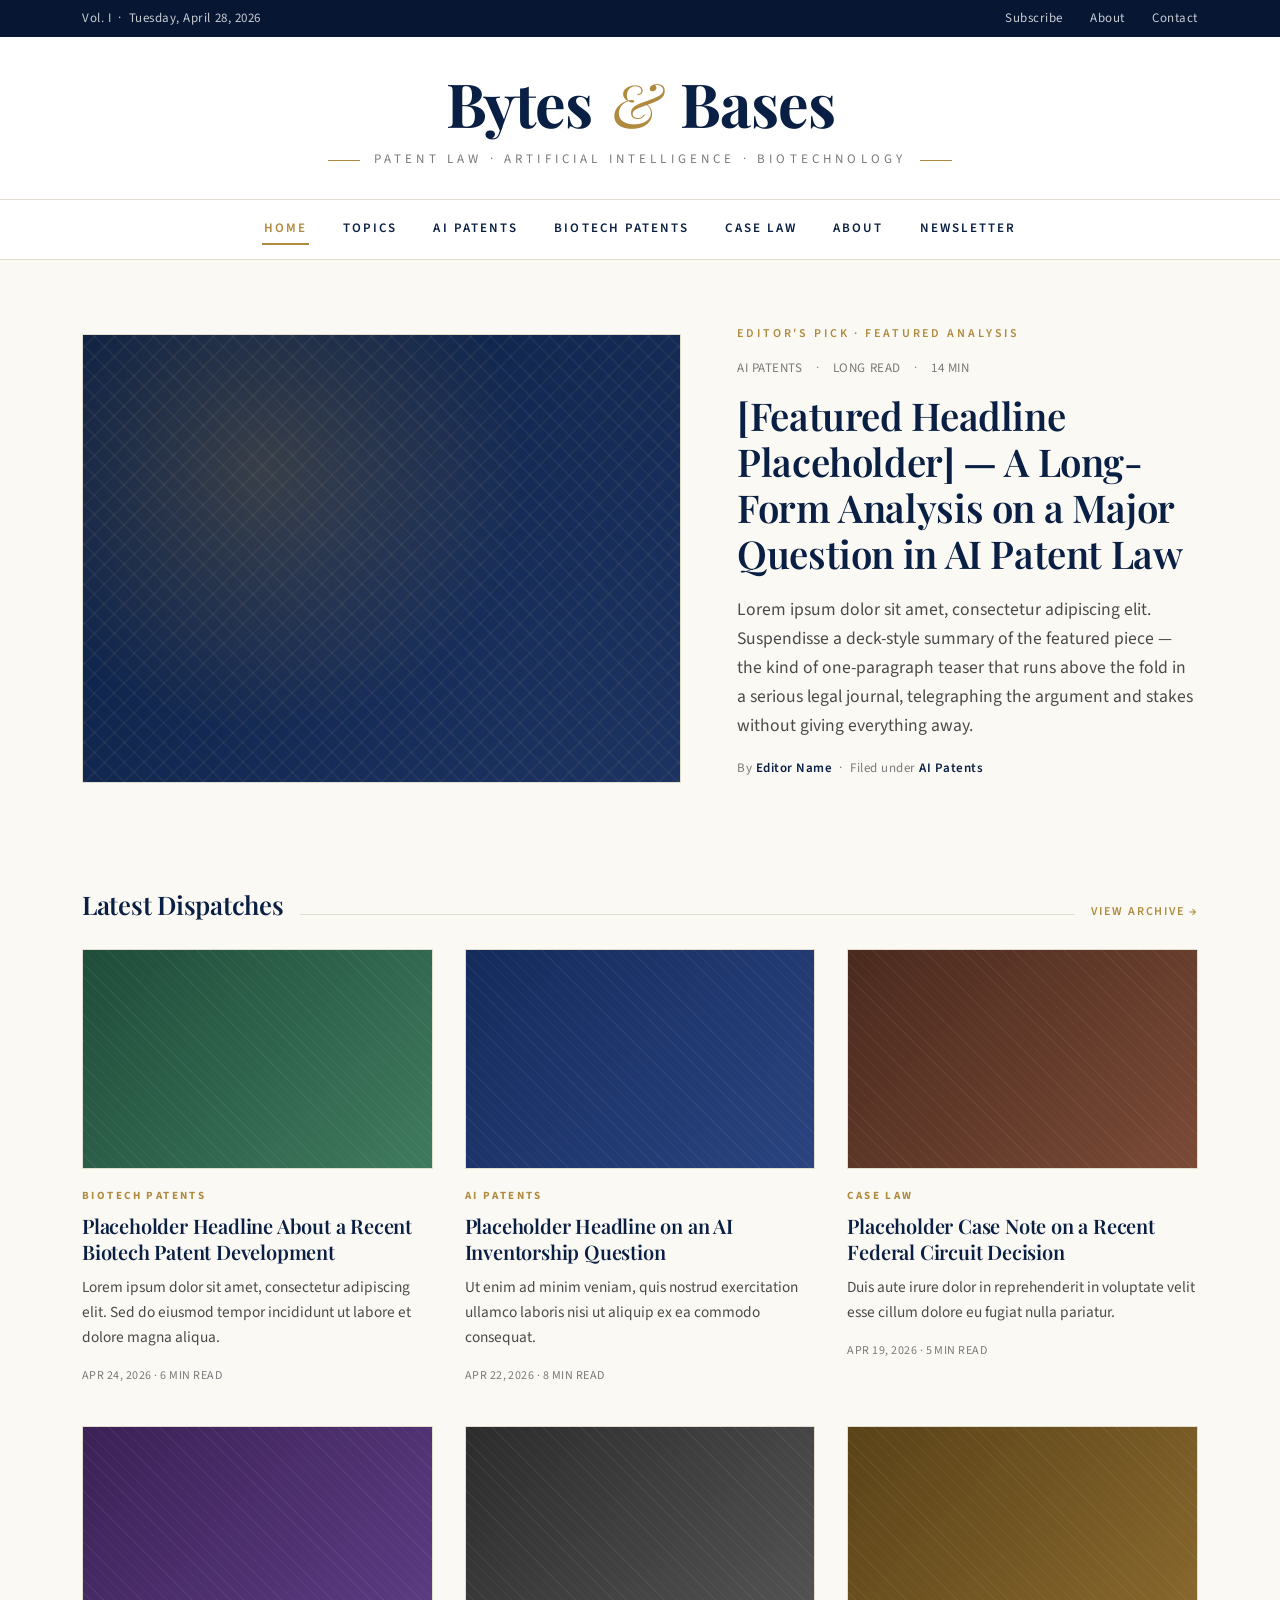
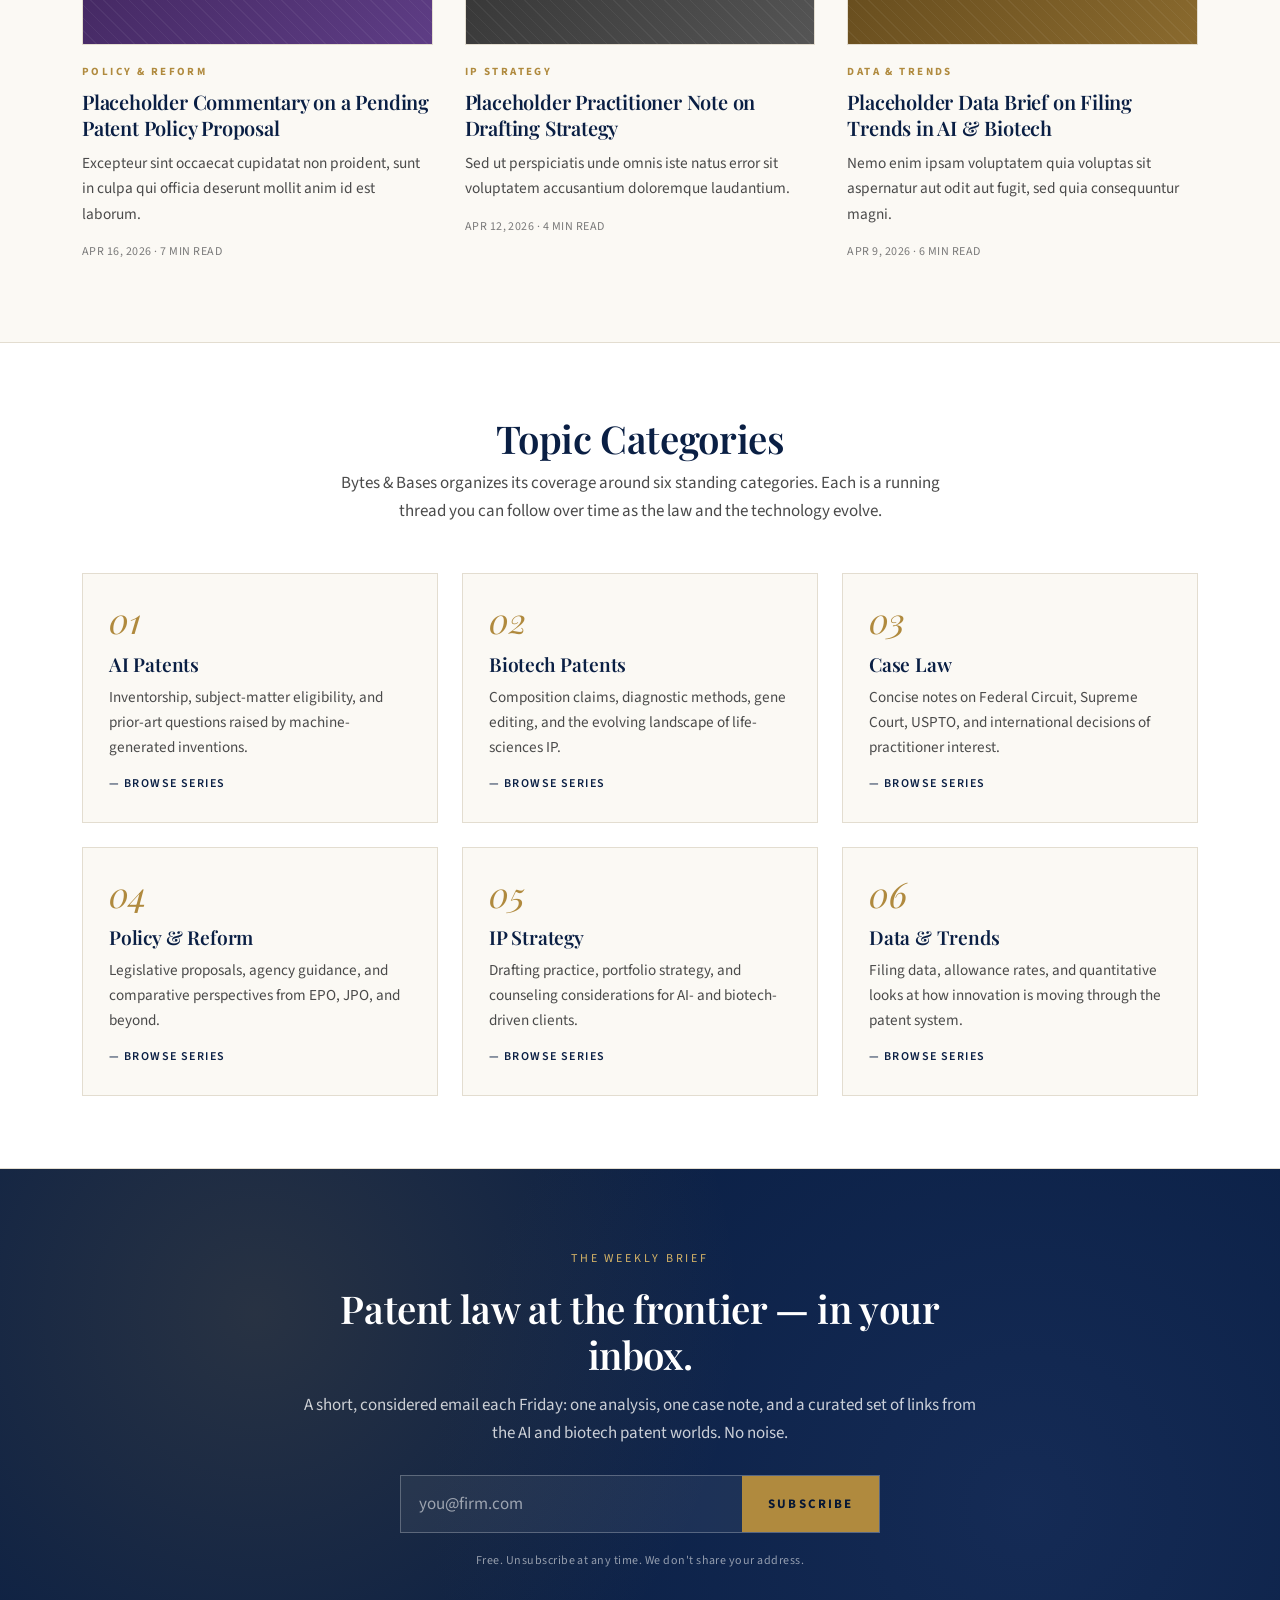
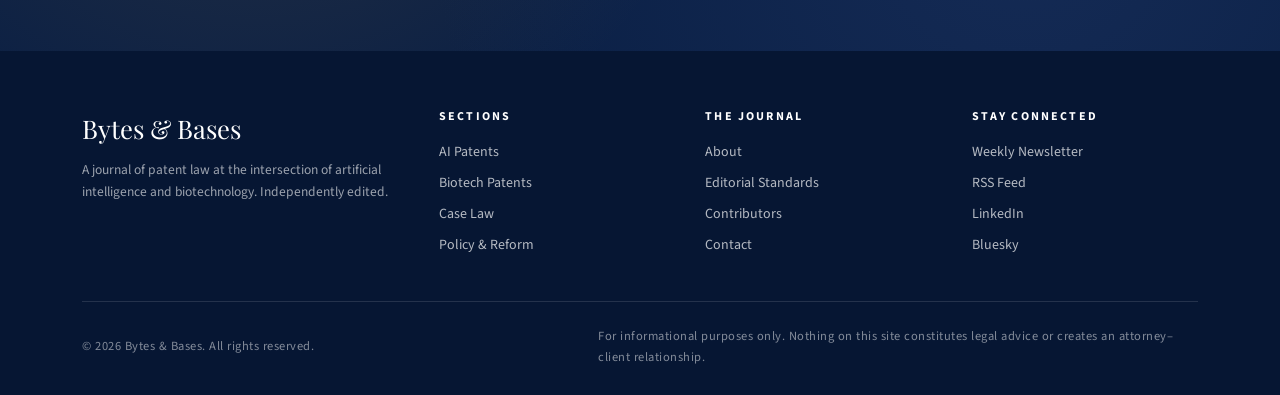
<file: index.html>
<!DOCTYPE html>
<html lang="en">
<head>
  <meta charset="UTF-8" />
  <meta name="viewport" content="width=device-width, initial-scale=1.0" />
  <title>Bytes &amp; Bases — Patent Law at the Frontier of AI &amp; Biotech</title>
  <meta name="description" content="Bytes & Bases is a journal of patent law at the intersection of artificial intelligence and biotechnology. Analysis, case notes, and commentary for practitioners, scientists, and policymakers." />
  <link rel="stylesheet" href="styles.css" />
</head>
<body>

  <!-- Utility bar -->
  <div class="utility-bar">
    <div class="container">
      <span class="date">Vol. I &nbsp;·&nbsp; Tuesday, April 28, 2026</span>
      <span class="util-links">
        <a href="#newsletter">Subscribe</a>
        <a href="about.html">About</a>
        <a href="#">Contact</a>
      </span>
    </div>
  </div>

  <!-- Masthead -->
  <header class="masthead">
    <a href="index.html" class="brand">
      <div class="brand-name">Bytes <span class="amp">&amp;</span> Bases</div>
    </a>
    <div class="tagline">Patent Law · Artificial Intelligence · Biotechnology</div>
  </header>

  <!-- Primary nav -->
  <nav class="primary-nav" aria-label="Primary">
    <div class="container">
      <a href="index.html" class="active">Home</a>
      <a href="#topics">Topics</a>
      <a href="#ai">AI Patents</a>
      <a href="#bio">Biotech Patents</a>
      <a href="#case">Case Law</a>
      <a href="about.html">About</a>
      <a href="#newsletter">Newsletter</a>
    </div>
  </nav>

  <!-- Featured / hero post -->
  <section class="featured">
    <div class="container">
      <div class="featured-grid">
        <div class="featured-image" aria-hidden="true"></div>
        <div class="featured-text">
          <div class="eyebrow">Editor's Pick · Featured Analysis</div>
          <div class="featured-meta">AI Patents <span class="dot">·</span> Long Read <span class="dot">·</span> 14 min</div>
          <h2><a href="#">[Featured Headline Placeholder] — A Long-Form Analysis on a Major Question in AI Patent Law</a></h2>
          <p class="deck">
            Lorem ipsum dolor sit amet, consectetur adipiscing elit. Suspendisse a deck-style summary of the
            featured piece — the kind of one-paragraph teaser that runs above the fold in a serious legal
            journal, telegraphing the argument and stakes without giving everything away.
          </p>
          <p class="byline">By <strong>Editor Name</strong> &nbsp;·&nbsp; Filed under <strong>AI Patents</strong></p>
        </div>
      </div>
    </div>
  </section>

  <!-- Recent posts -->
  <section>
    <div class="container">

      <div class="section-head">
        <h2>Latest Dispatches</h2>
        <span class="rule"></span>
        <a class="more" href="#">View Archive →</a>
      </div>

      <div class="post-grid">

        <article class="post-card">
          <div class="thumb t-bio" aria-hidden="true"></div>
          <div class="category">Biotech Patents</div>
          <h3><a href="#">Placeholder Headline About a Recent Biotech Patent Development</a></h3>
          <p class="excerpt">Lorem ipsum dolor sit amet, consectetur adipiscing elit. Sed do eiusmod tempor incididunt ut labore et dolore magna aliqua.</p>
          <div class="meta">Apr 24, 2026 · 6 min read</div>
        </article>

        <article class="post-card">
          <div class="thumb t-ai" aria-hidden="true"></div>
          <div class="category">AI Patents</div>
          <h3><a href="#">Placeholder Headline on an AI Inventorship Question</a></h3>
          <p class="excerpt">Ut enim ad minim veniam, quis nostrud exercitation ullamco laboris nisi ut aliquip ex ea commodo consequat.</p>
          <div class="meta">Apr 22, 2026 · 8 min read</div>
        </article>

        <article class="post-card">
          <div class="thumb t-case" aria-hidden="true"></div>
          <div class="category">Case Law</div>
          <h3><a href="#">Placeholder Case Note on a Recent Federal Circuit Decision</a></h3>
          <p class="excerpt">Duis aute irure dolor in reprehenderit in voluptate velit esse cillum dolore eu fugiat nulla pariatur.</p>
          <div class="meta">Apr 19, 2026 · 5 min read</div>
        </article>

        <article class="post-card">
          <div class="thumb t-policy" aria-hidden="true"></div>
          <div class="category">Policy &amp; Reform</div>
          <h3><a href="#">Placeholder Commentary on a Pending Patent Policy Proposal</a></h3>
          <p class="excerpt">Excepteur sint occaecat cupidatat non proident, sunt in culpa qui officia deserunt mollit anim id est laborum.</p>
          <div class="meta">Apr 16, 2026 · 7 min read</div>
        </article>

        <article class="post-card">
          <div class="thumb t-ip" aria-hidden="true"></div>
          <div class="category">IP Strategy</div>
          <h3><a href="#">Placeholder Practitioner Note on Drafting Strategy</a></h3>
          <p class="excerpt">Sed ut perspiciatis unde omnis iste natus error sit voluptatem accusantium doloremque laudantium.</p>
          <div class="meta">Apr 12, 2026 · 4 min read</div>
        </article>

        <article class="post-card">
          <div class="thumb t-data" aria-hidden="true"></div>
          <div class="category">Data &amp; Trends</div>
          <h3><a href="#">Placeholder Data Brief on Filing Trends in AI &amp; Biotech</a></h3>
          <p class="excerpt">Nemo enim ipsam voluptatem quia voluptas sit aspernatur aut odit aut fugit, sed quia consequuntur magni.</p>
          <div class="meta">Apr 9, 2026 · 6 min read</div>
        </article>

      </div>
    </div>
  </section>

  <!-- Topics -->
  <section class="topics" id="topics">
    <div class="container">
      <h2>Topic Categories</h2>
      <p class="lede">
        Bytes &amp; Bases organizes its coverage around six standing categories. Each is a running thread you
        can follow over time as the law and the technology evolve.
      </p>

      <div class="topic-grid">

        <a class="topic-card" href="#" id="ai">
          <div class="num">01</div>
          <h3>AI Patents</h3>
          <p class="topic-desc">Inventorship, subject-matter eligibility, and prior-art questions raised by machine-generated inventions.</p>
          <div class="count">— Browse Series</div>
        </a>

        <a class="topic-card" href="#" id="bio">
          <div class="num">02</div>
          <h3>Biotech Patents</h3>
          <p class="topic-desc">Composition claims, diagnostic methods, gene editing, and the evolving landscape of life-sciences IP.</p>
          <div class="count">— Browse Series</div>
        </a>

        <a class="topic-card" href="#" id="case">
          <div class="num">03</div>
          <h3>Case Law</h3>
          <p class="topic-desc">Concise notes on Federal Circuit, Supreme Court, USPTO, and international decisions of practitioner interest.</p>
          <div class="count">— Browse Series</div>
        </a>

        <a class="topic-card" href="#">
          <div class="num">04</div>
          <h3>Policy &amp; Reform</h3>
          <p class="topic-desc">Legislative proposals, agency guidance, and comparative perspectives from EPO, JPO, and beyond.</p>
          <div class="count">— Browse Series</div>
        </a>

        <a class="topic-card" href="#">
          <div class="num">05</div>
          <h3>IP Strategy</h3>
          <p class="topic-desc">Drafting practice, portfolio strategy, and counseling considerations for AI- and biotech-driven clients.</p>
          <div class="count">— Browse Series</div>
        </a>

        <a class="topic-card" href="#">
          <div class="num">06</div>
          <h3>Data &amp; Trends</h3>
          <p class="topic-desc">Filing data, allowance rates, and quantitative looks at how innovation is moving through the patent system.</p>
          <div class="count">— Browse Series</div>
        </a>

      </div>
    </div>
  </section>

  <!-- Newsletter -->
  <section class="newsletter" id="newsletter">
    <div class="container-narrow">
      <div class="eyebrow">The Weekly Brief</div>
      <h2>Patent law at the frontier — in your inbox.</h2>
      <p>
        A short, considered email each Friday: one analysis, one case note, and a curated set of links from the
        AI and biotech patent worlds. No noise.
      </p>
      <form class="signup-form" onsubmit="event.preventDefault(); this.querySelector('button').textContent='Subscribed ✓';">
        <input type="email" placeholder="you@firm.com" aria-label="Email address" required />
        <button type="submit">Subscribe</button>
      </form>
      <div class="fineprint">Free. Unsubscribe at any time. We don't share your address.</div>
    </div>
  </section>

  <!-- Footer -->
  <footer class="site-footer">
    <div class="container">
      <div class="footer-grid">

        <div class="footer-brand">
          <div class="brand-name">Bytes &amp; Bases</div>
          <p>A journal of patent law at the intersection of artificial intelligence and biotechnology. Independently edited.</p>
        </div>

        <div>
          <h4>Sections</h4>
          <ul>
            <li><a href="#ai">AI Patents</a></li>
            <li><a href="#bio">Biotech Patents</a></li>
            <li><a href="#case">Case Law</a></li>
            <li><a href="#topics">Policy &amp; Reform</a></li>
          </ul>
        </div>

        <div>
          <h4>The Journal</h4>
          <ul>
            <li><a href="about.html">About</a></li>
            <li><a href="#">Editorial Standards</a></li>
            <li><a href="#">Contributors</a></li>
            <li><a href="#">Contact</a></li>
          </ul>
        </div>

        <div>
          <h4>Stay Connected</h4>
          <ul>
            <li><a href="#newsletter">Weekly Newsletter</a></li>
            <li><a href="#">RSS Feed</a></li>
            <li><a href="#">LinkedIn</a></li>
            <li><a href="#">Bluesky</a></li>
          </ul>
        </div>

      </div>

      <div class="footer-bottom">
        <span>© 2026 Bytes &amp; Bases. All rights reserved.</span>
        <span class="disclaimer">For informational purposes only. Nothing on this site constitutes legal advice or creates an attorney–client relationship.</span>
      </div>
    </div>
  </footer>

</body>
</html>
</file>
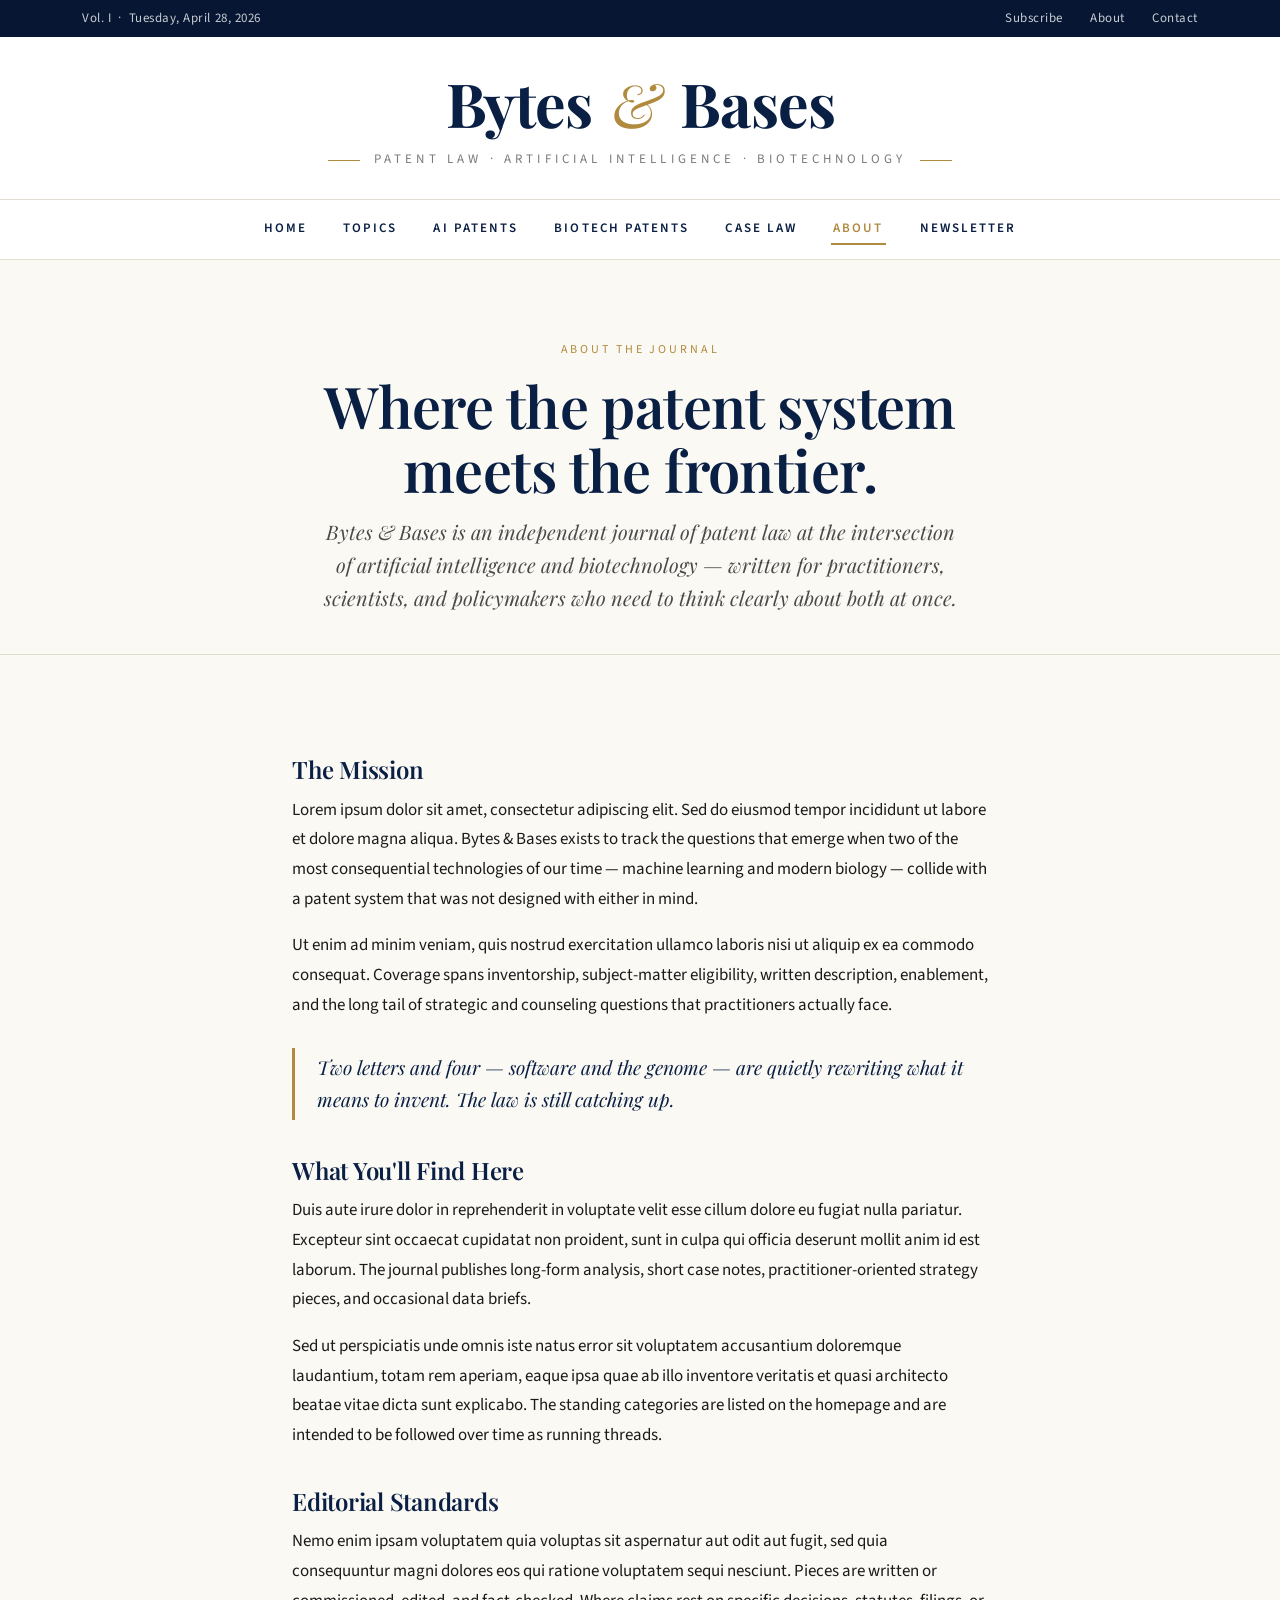
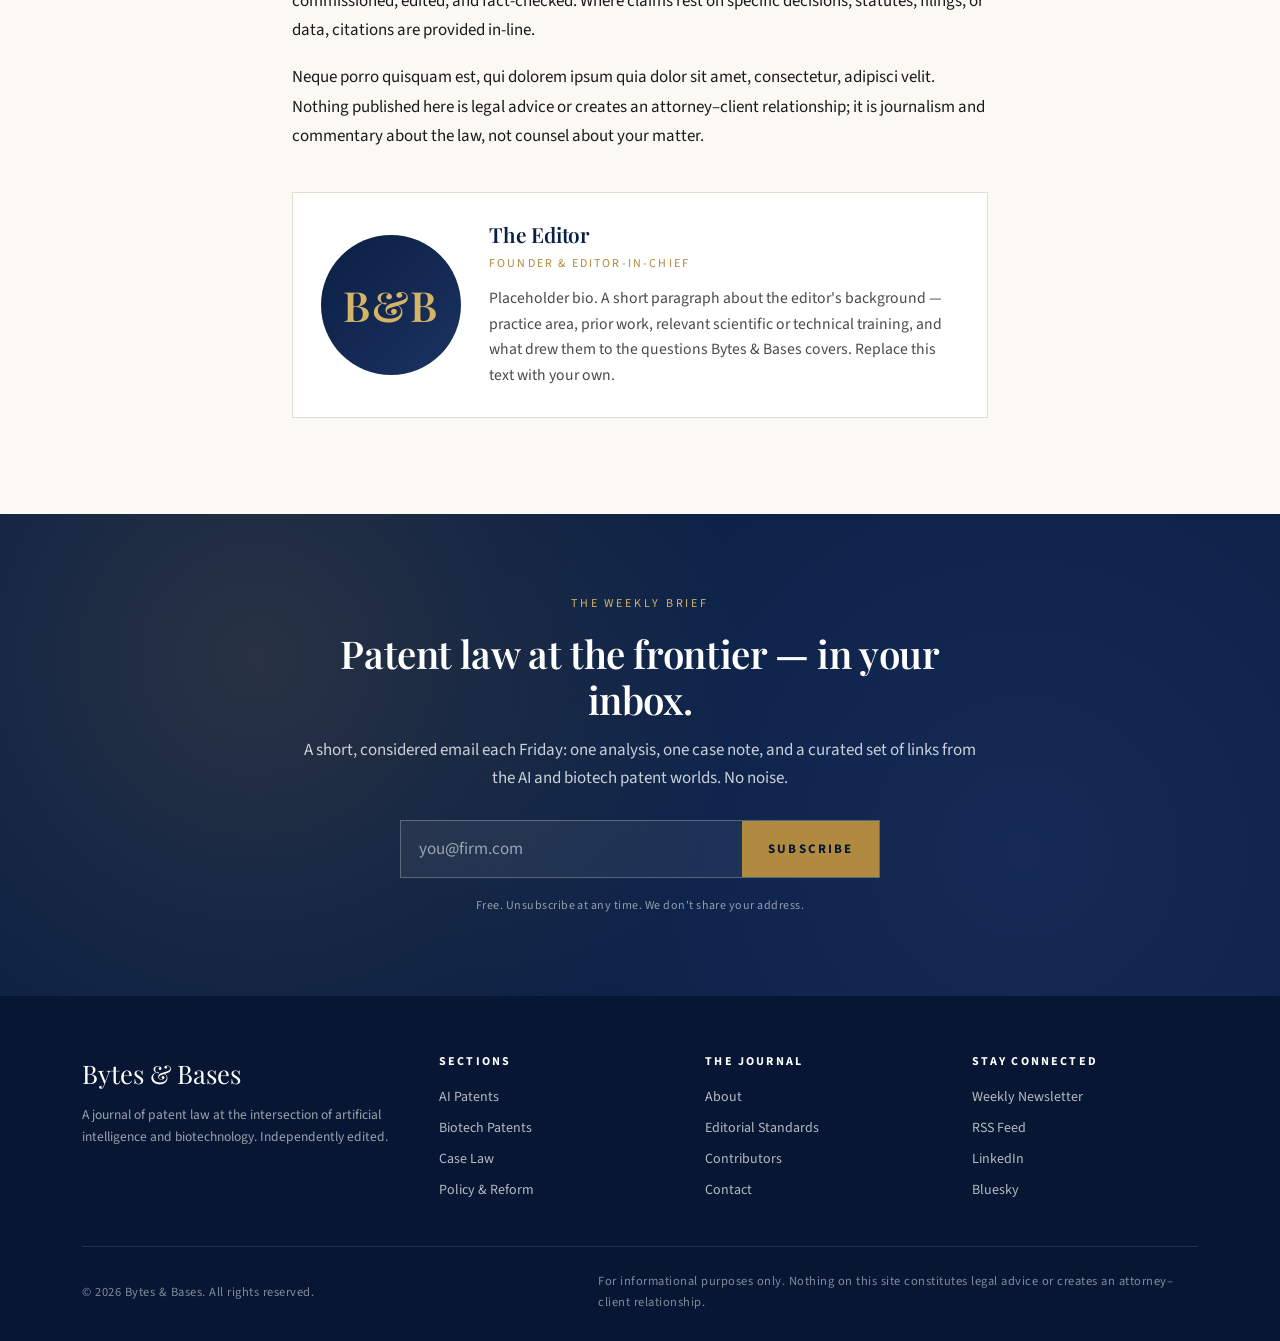
<file: about.html>
<!DOCTYPE html>
<html lang="en">
<head>
  <meta charset="UTF-8" />
  <meta name="viewport" content="width=device-width, initial-scale=1.0" />
  <title>About — Bytes &amp; Bases</title>
  <meta name="description" content="About Bytes & Bases — a journal of patent law at the intersection of artificial intelligence and biotechnology." />
  <link rel="stylesheet" href="styles.css" />
</head>
<body>

  <!-- Utility bar -->
  <div class="utility-bar">
    <div class="container">
      <span class="date">Vol. I &nbsp;·&nbsp; Tuesday, April 28, 2026</span>
      <span class="util-links">
        <a href="index.html#newsletter">Subscribe</a>
        <a href="about.html">About</a>
        <a href="#">Contact</a>
      </span>
    </div>
  </div>

  <!-- Masthead -->
  <header class="masthead">
    <a href="index.html" class="brand">
      <div class="brand-name">Bytes <span class="amp">&amp;</span> Bases</div>
    </a>
    <div class="tagline">Patent Law · Artificial Intelligence · Biotechnology</div>
  </header>

  <!-- Primary nav -->
  <nav class="primary-nav" aria-label="Primary">
    <div class="container">
      <a href="index.html">Home</a>
      <a href="index.html#topics">Topics</a>
      <a href="index.html#ai">AI Patents</a>
      <a href="index.html#bio">Biotech Patents</a>
      <a href="index.html#case">Case Law</a>
      <a href="about.html" class="active">About</a>
      <a href="index.html#newsletter">Newsletter</a>
    </div>
  </nav>

  <!-- About hero -->
  <section class="about-hero">
    <div class="container-narrow">
      <div class="eyebrow">About the Journal</div>
      <h1>Where the patent system meets the frontier.</h1>
      <p class="lede">
        Bytes &amp; Bases is an independent journal of patent law at the intersection of artificial intelligence
        and biotechnology — written for practitioners, scientists, and policymakers who need to think clearly
        about both at once.
      </p>
    </div>
  </section>

  <!-- About body -->
  <section class="about-body">
    <div class="container-narrow">

      <h2>The Mission</h2>
      <p>
        Lorem ipsum dolor sit amet, consectetur adipiscing elit. Sed do eiusmod tempor incididunt ut labore et
        dolore magna aliqua. Bytes &amp; Bases exists to track the questions that emerge when two of the most
        consequential technologies of our time — machine learning and modern biology — collide with a patent
        system that was not designed with either in mind.
      </p>
      <p>
        Ut enim ad minim veniam, quis nostrud exercitation ullamco laboris nisi ut aliquip ex ea commodo
        consequat. Coverage spans inventorship, subject-matter eligibility, written description, enablement,
        and the long tail of strategic and counseling questions that practitioners actually face.
      </p>

      <blockquote>
        Two letters and four — software and the genome — are quietly rewriting what it means to invent.
        The law is still catching up.
      </blockquote>

      <h2>What You'll Find Here</h2>
      <p>
        Duis aute irure dolor in reprehenderit in voluptate velit esse cillum dolore eu fugiat nulla pariatur.
        Excepteur sint occaecat cupidatat non proident, sunt in culpa qui officia deserunt mollit anim id est
        laborum. The journal publishes long-form analysis, short case notes, practitioner-oriented strategy
        pieces, and occasional data briefs.
      </p>
      <p>
        Sed ut perspiciatis unde omnis iste natus error sit voluptatem accusantium doloremque laudantium,
        totam rem aperiam, eaque ipsa quae ab illo inventore veritatis et quasi architecto beatae vitae dicta
        sunt explicabo. The standing categories are listed on the homepage and are intended to be followed
        over time as running threads.
      </p>

      <h2>Editorial Standards</h2>
      <p>
        Nemo enim ipsam voluptatem quia voluptas sit aspernatur aut odit aut fugit, sed quia consequuntur
        magni dolores eos qui ratione voluptatem sequi nesciunt. Pieces are written or commissioned, edited,
        and fact-checked. Where claims rest on specific decisions, statutes, filings, or data, citations are
        provided in-line.
      </p>
      <p>
        Neque porro quisquam est, qui dolorem ipsum quia dolor sit amet, consectetur, adipisci velit. Nothing
        published here is legal advice or creates an attorney–client relationship; it is journalism and
        commentary about the law, not counsel about your matter.
      </p>

      <!-- Editor card -->
      <div class="editor-card">
        <div class="editor-avatar" aria-hidden="true">B&amp;B</div>
        <div>
          <h3>The Editor</h3>
          <div class="role">Founder &amp; Editor-in-Chief</div>
          <p class="bio">
            Placeholder bio. A short paragraph about the editor's background — practice area, prior work,
            relevant scientific or technical training, and what drew them to the questions Bytes &amp; Bases
            covers. Replace this text with your own.
          </p>
        </div>
      </div>

    </div>
  </section>

  <!-- Newsletter -->
  <section class="newsletter" id="newsletter">
    <div class="container-narrow">
      <div class="eyebrow">The Weekly Brief</div>
      <h2>Patent law at the frontier — in your inbox.</h2>
      <p>
        A short, considered email each Friday: one analysis, one case note, and a curated set of links from the
        AI and biotech patent worlds. No noise.
      </p>
      <form class="signup-form" onsubmit="event.preventDefault(); this.querySelector('button').textContent='Subscribed ✓';">
        <input type="email" placeholder="you@firm.com" aria-label="Email address" required />
        <button type="submit">Subscribe</button>
      </form>
      <div class="fineprint">Free. Unsubscribe at any time. We don't share your address.</div>
    </div>
  </section>

  <!-- Footer -->
  <footer class="site-footer">
    <div class="container">
      <div class="footer-grid">

        <div class="footer-brand">
          <div class="brand-name">Bytes &amp; Bases</div>
          <p>A journal of patent law at the intersection of artificial intelligence and biotechnology. Independently edited.</p>
        </div>

        <div>
          <h4>Sections</h4>
          <ul>
            <li><a href="index.html#ai">AI Patents</a></li>
            <li><a href="index.html#bio">Biotech Patents</a></li>
            <li><a href="index.html#case">Case Law</a></li>
            <li><a href="index.html#topics">Policy &amp; Reform</a></li>
          </ul>
        </div>

        <div>
          <h4>The Journal</h4>
          <ul>
            <li><a href="about.html">About</a></li>
            <li><a href="#">Editorial Standards</a></li>
            <li><a href="#">Contributors</a></li>
            <li><a href="#">Contact</a></li>
          </ul>
        </div>

        <div>
          <h4>Stay Connected</h4>
          <ul>
            <li><a href="#newsletter">Weekly Newsletter</a></li>
            <li><a href="#">RSS Feed</a></li>
            <li><a href="#">LinkedIn</a></li>
            <li><a href="#">Bluesky</a></li>
          </ul>
        </div>

      </div>

      <div class="footer-bottom">
        <span>© 2026 Bytes &amp; Bases. All rights reserved.</span>
        <span class="disclaimer">For informational purposes only. Nothing on this site constitutes legal advice or creates an attorney–client relationship.</span>
      </div>
    </div>
  </footer>

</body>
</html>
</file>
<file: styles.css>
/* =========================================================
   Bytes & Bases — Shared Stylesheet
   Aesthetic: professional, law-firm style. Navy & ivory.
   ========================================================= */

@import url('https://fonts.googleapis.com/css2?family=Playfair+Display:ital,wght@0,400;0,600;0,700;1,400&family=Source+Sans+3:wght@300;400;500;600;700&family=JetBrains+Mono:wght@400;500&display=swap');

:root {
  --navy:        #0a1f44;
  --navy-deep:   #061633;
  --navy-soft:   #1c3361;
  --gold:        #b08a3e;
  --gold-soft:   #d6b467;
  --ivory:       #fbf9f4;
  --paper:       #ffffff;
  --ink:         #1a1a1a;
  --ink-soft:    #4a4a4a;
  --ink-muted:   #7a7a7a;
  --rule:        #e3ddd0;
  --rule-soft:   #f0ebe0;

  --serif:       'Playfair Display', 'Georgia', 'Times New Roman', serif;
  --sans:        'Source Sans 3', -apple-system, BlinkMacSystemFont, 'Segoe UI', sans-serif;
  --mono:        'JetBrains Mono', 'Menlo', monospace;

  --max:         1180px;
  --max-narrow:  760px;
}

* { box-sizing: border-box; }

html { scroll-behavior: smooth; }

body {
  margin: 0;
  font-family: var(--sans);
  font-size: 17px;
  line-height: 1.65;
  color: var(--ink);
  background: var(--ivory);
  -webkit-font-smoothing: antialiased;
}

a { color: var(--navy); text-decoration: none; transition: color .15s ease; }
a:hover { color: var(--gold); }

img { max-width: 100%; display: block; }

h1, h2, h3, h4 {
  font-family: var(--serif);
  color: var(--navy);
  font-weight: 600;
  letter-spacing: -0.01em;
  margin: 0 0 .5em;
}

h1 { font-size: clamp(2.4rem, 5vw, 3.6rem); line-height: 1.1; }
h2 { font-size: clamp(1.8rem, 3vw, 2.4rem); line-height: 1.2; }
h3 { font-size: 1.4rem; line-height: 1.3; }
h4 { font-size: 1.1rem; }

p { margin: 0 0 1em; }

.container        { max-width: var(--max); margin: 0 auto; padding: 0 32px; }
.container-narrow { max-width: var(--max-narrow); margin: 0 auto; padding: 0 32px; }

/* ---------- Top bar / utility strip ---------- */
.utility-bar {
  background: var(--navy-deep);
  color: rgba(255,255,255,0.78);
  font-size: 13px;
  letter-spacing: 0.04em;
}
.utility-bar .container {
  display: flex;
  justify-content: space-between;
  align-items: center;
  padding-top: 8px;
  padding-bottom: 8px;
}
.utility-bar a { color: rgba(255,255,255,0.78); }
.utility-bar a:hover { color: var(--gold-soft); }
.utility-bar .date { font-family: var(--sans); }
.utility-bar .util-links a + a { margin-left: 24px; }

/* ---------- Masthead ---------- */
.masthead {
  background: var(--paper);
  border-bottom: 1px solid var(--rule);
  padding: 36px 0 28px;
  text-align: center;
}
.masthead .brand {
  display: inline-block;
  text-decoration: none;
}
.masthead .brand-name {
  font-family: var(--serif);
  font-weight: 700;
  font-size: clamp(2.6rem, 5vw, 3.8rem);
  color: var(--navy);
  letter-spacing: -0.02em;
  line-height: 1;
}
.masthead .brand-name .amp {
  font-style: italic;
  font-weight: 400;
  color: var(--gold);
  padding: 0 .12em;
}
.masthead .tagline {
  margin-top: 12px;
  font-family: var(--sans);
  font-size: 13px;
  letter-spacing: 0.32em;
  text-transform: uppercase;
  color: var(--ink-muted);
}
.masthead .tagline::before,
.masthead .tagline::after {
  content: "";
  display: inline-block;
  width: 32px;
  height: 1px;
  background: var(--gold);
  vertical-align: middle;
  margin: 0 14px;
}

/* ---------- Primary nav ---------- */
.primary-nav {
  background: var(--paper);
  border-bottom: 1px solid var(--rule);
  position: sticky;
  top: 0;
  z-index: 50;
}
.primary-nav .container {
  display: flex;
  justify-content: center;
  flex-wrap: wrap;
  gap: 4px 32px;
  padding-top: 14px;
  padding-bottom: 14px;
}
.primary-nav a {
  font-family: var(--sans);
  font-size: 13px;
  font-weight: 600;
  text-transform: uppercase;
  letter-spacing: 0.16em;
  color: var(--navy);
  padding: 4px 2px;
  border-bottom: 2px solid transparent;
}
.primary-nav a:hover,
.primary-nav a.active {
  color: var(--gold);
  border-bottom-color: var(--gold);
}

/* ---------- Hero / featured ---------- */
.featured {
  padding: 64px 0 32px;
}
.featured .eyebrow {
  font-family: var(--sans);
  font-size: 12px;
  font-weight: 600;
  letter-spacing: 0.24em;
  text-transform: uppercase;
  color: var(--gold);
  margin-bottom: 14px;
}
.featured-grid {
  display: grid;
  grid-template-columns: 1.3fr 1fr;
  gap: 56px;
  align-items: center;
}
.featured-image {
  aspect-ratio: 4 / 3;
  background:
    radial-gradient(circle at 30% 30%, rgba(176,138,62,0.25), transparent 50%),
    radial-gradient(circle at 70% 70%, rgba(28,51,97,0.3), transparent 55%),
    linear-gradient(135deg, var(--navy) 0%, var(--navy-soft) 100%);
  border: 1px solid var(--rule);
  position: relative;
  overflow: hidden;
}
.featured-image::after {
  /* Subtle "DNA + circuit" motif using CSS only */
  content: "";
  position: absolute; inset: 0;
  background-image:
    repeating-linear-gradient(45deg, rgba(255,255,255,0.04) 0 2px, transparent 2px 14px),
    repeating-linear-gradient(-45deg, rgba(214,180,103,0.06) 0 2px, transparent 2px 14px);
}
.featured-meta {
  font-family: var(--sans);
  font-size: 13px;
  color: var(--ink-muted);
  letter-spacing: 0.04em;
  margin-bottom: 12px;
  text-transform: uppercase;
}
.featured-meta .dot { margin: 0 10px; color: var(--gold); }
.featured h2 a { color: var(--navy); }
.featured h2 a:hover { color: var(--gold); }
.featured .deck {
  font-size: 1.1rem;
  color: var(--ink-soft);
  margin-top: 12px;
}
.byline {
  font-family: var(--sans);
  font-size: 13px;
  color: var(--ink-muted);
  margin-top: 18px;
  letter-spacing: 0.04em;
}
.byline strong { color: var(--navy); font-weight: 600; }

/* ---------- Section header rule ---------- */
.section-head {
  display: flex;
  align-items: baseline;
  gap: 16px;
  margin: 64px 0 28px;
}
.section-head h2 {
  font-size: 1.6rem;
  margin: 0;
  white-space: nowrap;
}
.section-head .rule {
  flex: 1;
  height: 1px;
  background: var(--rule);
}
.section-head .more {
  font-family: var(--sans);
  font-size: 12px;
  font-weight: 600;
  letter-spacing: 0.16em;
  text-transform: uppercase;
  color: var(--gold);
}

/* ---------- Post grid ---------- */
.post-grid {
  display: grid;
  grid-template-columns: repeat(3, 1fr);
  gap: 40px 32px;
}
.post-card .thumb {
  aspect-ratio: 16 / 10;
  background: var(--rule-soft);
  border: 1px solid var(--rule);
  margin-bottom: 18px;
  position: relative;
  overflow: hidden;
}
.post-card .thumb.t-ai {
  background:
    linear-gradient(135deg, #142b5c 0%, #2a4480 100%);
}
.post-card .thumb.t-bio {
  background:
    linear-gradient(135deg, #1f4d3a 0%, #3f7a5e 100%);
}
.post-card .thumb.t-case {
  background:
    linear-gradient(135deg, #4a2a1e 0%, #7a4a36 100%);
}
.post-card .thumb.t-policy {
  background:
    linear-gradient(135deg, #3b2156 0%, #5e3d85 100%);
}
.post-card .thumb.t-ip {
  background:
    linear-gradient(135deg, #2c2c2c 0%, #555555 100%);
}
.post-card .thumb.t-data {
  background:
    linear-gradient(135deg, #5a4218 0%, #8a6a2e 100%);
}
.post-card .thumb::after {
  content: "";
  position: absolute; inset: 0;
  background-image:
    repeating-linear-gradient(45deg, rgba(255,255,255,0.05) 0 1px, transparent 1px 9px);
}
.post-card .category {
  font-family: var(--sans);
  font-size: 11px;
  font-weight: 700;
  letter-spacing: 0.22em;
  text-transform: uppercase;
  color: var(--gold);
  margin-bottom: 8px;
}
.post-card h3 { font-size: 1.25rem; margin: 0 0 10px; }
.post-card h3 a { color: var(--navy); }
.post-card h3 a:hover { color: var(--gold); }
.post-card .excerpt {
  color: var(--ink-soft);
  font-size: 0.96rem;
}
.post-card .meta {
  font-family: var(--sans);
  font-size: 12px;
  color: var(--ink-muted);
  letter-spacing: 0.04em;
  text-transform: uppercase;
  margin-top: 8px;
}

/* ---------- Topics section ---------- */
.topics {
  background: var(--paper);
  border-top: 1px solid var(--rule);
  border-bottom: 1px solid var(--rule);
  padding: 72px 0;
  margin-top: 80px;
}
.topics h2 { text-align: center; margin-bottom: 8px; }
.topics .lede {
  text-align: center;
  color: var(--ink-soft);
  max-width: 640px;
  margin: 0 auto 48px;
}
.topic-grid {
  display: grid;
  grid-template-columns: repeat(3, 1fr);
  gap: 24px;
}
.topic-card {
  border: 1px solid var(--rule);
  background: var(--ivory);
  padding: 28px 26px;
  transition: transform .18s ease, border-color .18s ease, box-shadow .18s ease;
  display: block;
}
.topic-card:hover {
  transform: translateY(-2px);
  border-color: var(--gold);
  box-shadow: 0 12px 32px -20px rgba(10,31,68,0.4);
}
.topic-card .num {
  font-family: var(--serif);
  font-size: 2.2rem;
  color: var(--gold);
  font-style: italic;
  line-height: 1;
  margin-bottom: 14px;
}
.topic-card h3 {
  font-size: 1.2rem;
  margin: 0 0 8px;
}
.topic-card .topic-desc {
  color: var(--ink-soft);
  font-size: 0.95rem;
  margin: 0 0 14px;
}
.topic-card .count {
  font-family: var(--sans);
  font-size: 12px;
  font-weight: 600;
  letter-spacing: 0.12em;
  text-transform: uppercase;
  color: var(--navy);
}

/* ---------- Newsletter ---------- */
.newsletter {
  background: var(--navy);
  color: rgba(255,255,255,0.92);
  padding: 80px 0;
  position: relative;
  overflow: hidden;
}
.newsletter::before {
  content: "";
  position: absolute; inset: 0;
  background:
    radial-gradient(circle at 20% 30%, rgba(176,138,62,0.18), transparent 45%),
    radial-gradient(circle at 80% 70%, rgba(28,51,97,0.6), transparent 55%);
  pointer-events: none;
}
.newsletter .container-narrow {
  position: relative;
  text-align: center;
}
.newsletter .eyebrow {
  font-size: 12px;
  letter-spacing: 0.24em;
  text-transform: uppercase;
  color: var(--gold-soft);
  margin-bottom: 16px;
}
.newsletter h2 { color: var(--paper); margin-bottom: 14px; }
.newsletter p { color: rgba(255,255,255,0.78); margin-bottom: 28px; }
.signup-form {
  display: flex;
  gap: 0;
  max-width: 480px;
  margin: 0 auto;
  border: 1px solid rgba(255,255,255,0.25);
  background: rgba(255,255,255,0.06);
  transition: border-color .15s ease;
}
.signup-form:focus-within { border-color: var(--gold-soft); }
.signup-form input[type="email"] {
  flex: 1;
  padding: 14px 18px;
  background: transparent;
  border: 0;
  outline: 0;
  color: var(--paper);
  font: inherit;
}
.signup-form input::placeholder { color: rgba(255,255,255,0.55); }
.signup-form button {
  padding: 14px 26px;
  background: var(--gold);
  border: 0;
  color: var(--navy-deep);
  font-family: var(--sans);
  font-weight: 700;
  font-size: 13px;
  letter-spacing: 0.16em;
  text-transform: uppercase;
  cursor: pointer;
  transition: background .15s ease;
}
.signup-form button:hover { background: var(--gold-soft); }
.newsletter .fineprint {
  margin-top: 18px;
  font-size: 12px;
  color: rgba(255,255,255,0.55);
  letter-spacing: 0.04em;
}

/* ---------- Footer ---------- */
footer.site-footer {
  background: var(--navy-deep);
  color: rgba(255,255,255,0.7);
  padding: 56px 0 28px;
  font-size: 14px;
}
footer.site-footer h4 {
  color: var(--paper);
  font-family: var(--sans);
  font-size: 12px;
  font-weight: 700;
  letter-spacing: 0.18em;
  text-transform: uppercase;
  margin-bottom: 14px;
}
footer.site-footer a { color: rgba(255,255,255,0.7); }
footer.site-footer a:hover { color: var(--gold-soft); }
.footer-grid {
  display: grid;
  grid-template-columns: 1.4fr 1fr 1fr 1fr;
  gap: 40px;
  padding-bottom: 36px;
  border-bottom: 1px solid rgba(255,255,255,0.12);
}
.footer-grid ul { list-style: none; padding: 0; margin: 0; }
.footer-grid li { margin-bottom: 8px; }
.footer-brand .brand-name {
  font-family: var(--serif);
  font-size: 1.6rem;
  color: var(--paper);
  margin-bottom: 10px;
}
.footer-brand p {
  font-size: 13.5px;
  line-height: 1.6;
  color: rgba(255,255,255,0.6);
  max-width: 320px;
}
.footer-bottom {
  display: flex;
  justify-content: space-between;
  align-items: center;
  padding-top: 24px;
  font-size: 12.5px;
  color: rgba(255,255,255,0.5);
  letter-spacing: 0.04em;
}
.footer-bottom .disclaimer { max-width: 600px; }

/* ---------- About page ---------- */
.about-hero {
  padding: 80px 0 40px;
  text-align: center;
  border-bottom: 1px solid var(--rule);
}
.about-hero .eyebrow {
  font-family: var(--sans);
  font-size: 12px;
  letter-spacing: 0.24em;
  text-transform: uppercase;
  color: var(--gold);
  margin-bottom: 14px;
}
.about-hero h1 { margin-bottom: 14px; }
.about-hero .lede {
  font-family: var(--serif);
  font-style: italic;
  font-size: 1.25rem;
  color: var(--ink-soft);
  max-width: 640px;
  margin: 0 auto;
}

.about-body {
  padding: 64px 0 96px;
}
.about-body .container-narrow > h2 {
  font-size: 1.5rem;
  margin-top: 36px;
  margin-bottom: 12px;
}
.about-body .container-narrow > p {
  font-size: 1.06rem;
  color: var(--ink);
  line-height: 1.75;
}
.about-body blockquote {
  border-left: 3px solid var(--gold);
  padding: 4px 0 4px 22px;
  margin: 28px 0;
  font-family: var(--serif);
  font-style: italic;
  font-size: 1.2rem;
  color: var(--navy);
}
.editor-card {
  display: grid;
  grid-template-columns: 140px 1fr;
  gap: 28px;
  align-items: center;
  margin-top: 40px;
  padding: 28px;
  background: var(--paper);
  border: 1px solid var(--rule);
}
.editor-avatar {
  width: 140px;
  height: 140px;
  border-radius: 50%;
  background: linear-gradient(135deg, var(--navy) 0%, var(--navy-soft) 100%);
  display: flex;
  align-items: center;
  justify-content: center;
  color: var(--gold-soft);
  font-family: var(--serif);
  font-size: 2.6rem;
  font-weight: 600;
  letter-spacing: 0.05em;
}
.editor-card h3 { margin: 0 0 6px; font-size: 1.3rem; }
.editor-card .role {
  font-family: var(--sans);
  font-size: 12px;
  letter-spacing: 0.18em;
  text-transform: uppercase;
  color: var(--gold);
  margin-bottom: 12px;
}
.editor-card .bio {
  font-size: 0.98rem;
  color: var(--ink-soft);
  margin: 0;
}

/* ---------- Responsive ---------- */
@media (max-width: 900px) {
  .featured-grid { grid-template-columns: 1fr; gap: 32px; }
  .post-grid     { grid-template-columns: repeat(2, 1fr); }
  .topic-grid    { grid-template-columns: repeat(2, 1fr); }
  .footer-grid   { grid-template-columns: 1fr 1fr; }
  .footer-bottom { flex-direction: column; gap: 10px; text-align: center; }
}
@media (max-width: 620px) {
  .container, .container-narrow { padding: 0 22px; }
  .post-grid     { grid-template-columns: 1fr; }
  .topic-grid    { grid-template-columns: 1fr; }
  .footer-grid   { grid-template-columns: 1fr; }
  .utility-bar .container { flex-direction: column; gap: 4px; }
  .utility-bar .util-links a + a { margin-left: 16px; }
  .signup-form { flex-direction: column; }
  .signup-form button { padding: 14px; }
  .editor-card { grid-template-columns: 1fr; text-align: center; }
  .editor-avatar { margin: 0 auto; }
  .masthead .tagline::before,
  .masthead .tagline::after { width: 18px; margin: 0 8px; }
}
</file>
